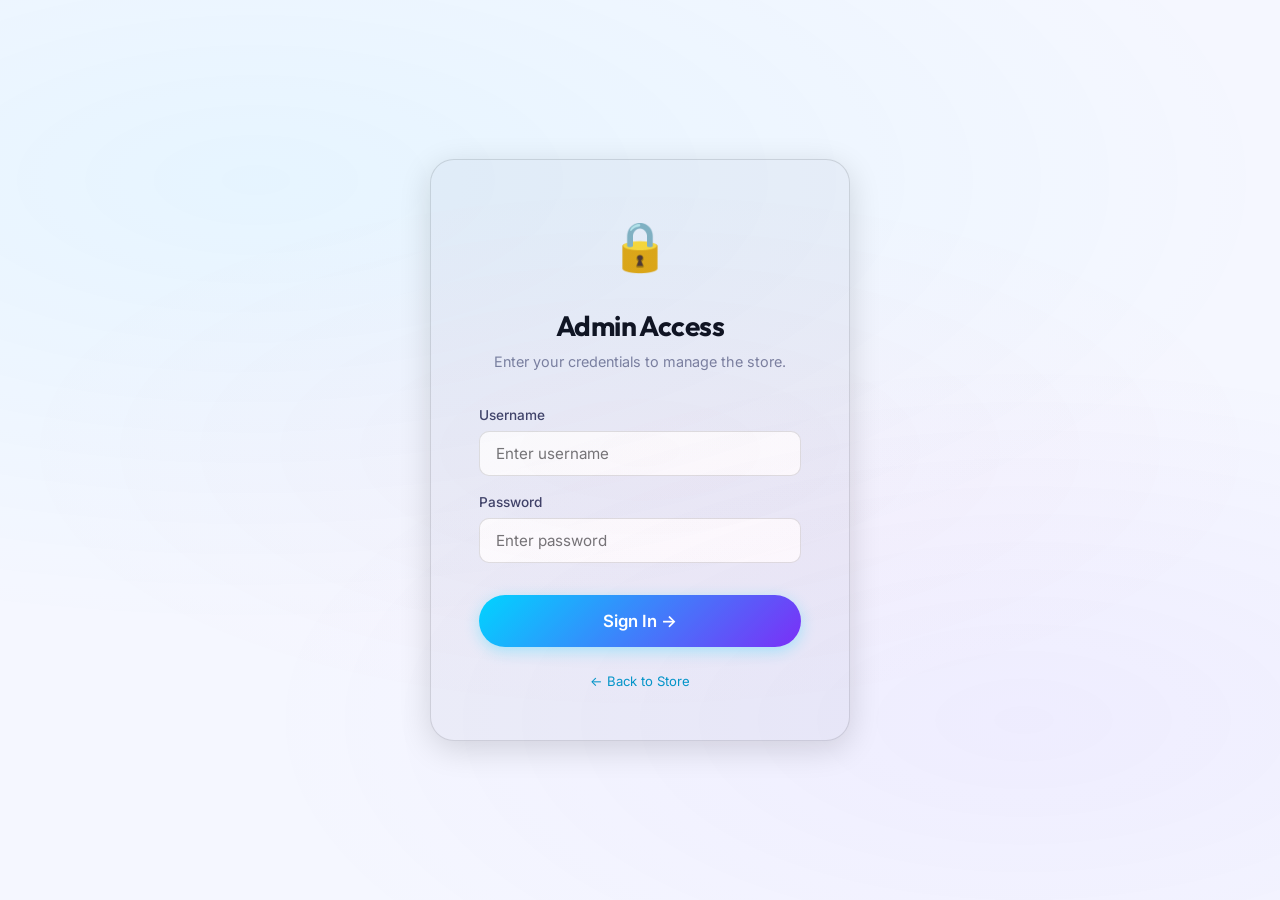
<file: admin.html>
<!DOCTYPE html>
<html lang="en">

<head>
    <meta charset="UTF-8">
    <meta name="viewport" content="width=device-width, initial-scale=1.0">
    <meta name="robots" content="noindex, nofollow">
    <title>Admin Panel — 3D Print Shop</title>
    <link rel="stylesheet" href="css/styles.css">
    <link rel="icon"
        href="data:image/svg+xml,<svg xmlns='http://www.w3.org/2000/svg' viewBox='0 0 100 100'><text y='.9em' font-size='90'>⚙️</text></svg>">
</head>

<body>

    <!-- ============================
       ADMIN LOGIN
       ============================ -->
    <div class="admin-login-container" id="admin-login">
        <div class="admin-login-card">
            <div class="text-center" style="margin-bottom: 24px;">
                <div style="font-size: 3rem; margin-bottom: 8px;">🔒</div>
            </div>
            <h1>Admin Access</h1>
            <p class="login-subtitle">Enter your credentials to manage the store.</p>

            <form id="login-form" autocomplete="off">
                <div class="form-group">
                    <label for="admin-username">Username</label>
                    <input type="text" id="admin-username" placeholder="Enter username" required>
                </div>
                <div class="form-group">
                    <label for="admin-password">Password</label>
                    <input type="password" id="admin-password" placeholder="Enter password" required>
                </div>
                <button type="submit" class="btn btn-primary btn-lg" id="login-btn">
                    Sign In →
                </button>
            </form>

            <div class="login-error" id="login-error">
                Invalid credentials. Please try again.
            </div>

            <p style="text-align:center; margin-top:24px; font-size:0.82rem; color:var(--text-muted);">
                <a href="index.html">← Back to Store</a>
            </p>
        </div>
    </div>

    <!-- ============================
       ADMIN DASHBOARD
       ============================ -->
    <div class="admin-dashboard" id="admin-dashboard">

        <!-- Admin Nav -->
        <div class="admin-nav">
            <div class="admin-nav-brand">
                <a href="index.html" style="color: var(--text-primary); text-decoration: none;">🧊 3D Print Shop</a>
                <span class="admin-badge">Admin</span>
            </div>
            <div style="display:flex; align-items:center; gap:12px;">
                <span style="color:var(--text-muted); font-size:0.85rem;" id="admin-user-label">Logged in as Admin</span>
                <button class="theme-toggle" id="admin-theme-toggle" title="Toggle light/dark mode" aria-label="Toggle theme">🌙</button>
                <button class="btn btn-sm btn-secondary" id="logout-btn">Logout</button>
            </div>
        </div>

        <!-- Stats -->
        <div class="container" style="padding-top: 16px;">
            <div class="admin-stats">
                <div class="stat-card">
                    <div class="stat-value" id="stat-products">18</div>
                    <div class="stat-label">Products</div>
                </div>
                <div class="stat-card">
                    <div class="stat-value" id="stat-categories">6</div>
                    <div class="stat-label">Categories</div>
                </div>
                <div class="stat-card">
                    <div class="stat-value" id="stat-materials">6</div>
                    <div class="stat-label">Materials</div>
                </div>
                <div class="stat-card">
                    <div class="stat-value" id="stat-orders">0</div>
                    <div class="stat-label">Pending Orders</div>
                </div>
            </div>
        </div>

        <!-- Tabs -->
        <div class="admin-tabs" id="admin-tabs">
            <button class="admin-tab active" data-tab="products">📦 Products</button>
            <button class="admin-tab" data-tab="materials">🧪 Materials & Pricing</button>
            <button class="admin-tab" data-tab="catalog">🎨 Colors & Materials</button>
            <button class="admin-tab" data-tab="pricing">🧪 Pricing</button>
            <button class="admin-tab" data-tab="settings">⚙️ Settings</button>
        </div>

        <!-- Content -->
        <div class="admin-content">

            <!-- ===== Products Tab ===== -->
            <div class="admin-section active" id="section-products">
                <div class="admin-card">
                    <div
                        style="display:flex; align-items:center; justify-content:space-between; margin-bottom:16px; flex-wrap:wrap; gap:12px;">
                        <div>
                            <h3 style="margin-bottom:4px;">📦 Product Management</h3>
                            <p style="color:var(--text-muted); font-size:0.9rem;">
                                Edit prices, move products between categories, add new products, or remove existing
                                ones.
                            </p>
                        </div>
                        <button class="btn btn-primary" id="add-product-btn">➕ Add New Product</button>
                    </div>

                    <!-- Add Product Form (hidden by default) -->
                    <div id="add-product-form"
                        style="display:none; background:var(--bg-card); border:1px solid var(--border-light); border-radius:var(--radius-lg); padding:24px; margin-bottom:24px;">
                        <h4 style="margin-bottom:16px; color:var(--accent-primary);">➕ New Product</h4>
                        <div style="display:grid; grid-template-columns:1fr 1fr; gap:12px;">
                            <div class="form-group">
                                <label for="new-product-name">Product Name *</label>
                                <input type="text" id="new-product-name" placeholder="e.g. Dragon Figurine">
                            </div>
                            <div class="form-group">
                                <label for="new-product-category">Category *</label>
                                <select id="new-product-category">
                                    <option value="toys">🎮 Toys & Figures</option>
                                    <option value="tools">🔧 Tools & Accessories</option>
                                    <option value="home">🏠 Home Decor</option>
                                    <option value="gaming">🎲 Gaming</option>
                                    <option value="mechanical">⚙️ Mechanical Parts</option>
                                    <option value="art">🎨 Art & Sculptures</option>
                                </select>
                            </div>
                            <div class="form-group" style="grid-column:1/-1;">
                                <label for="new-product-desc">Description *</label>
                                <textarea id="new-product-desc" placeholder="Short description of the product..."
                                    style="min-height:60px;"></textarea>
                            </div>
                            <div class="form-group">
                                <label for="new-product-price">Base Price ($) *</label>
                                <input type="number" id="new-product-price" placeholder="29.99" min="0.01" step="0.01">
                            </div>
                            <div class="form-group">
                                <label for="new-product-weight">Weight (grams) *</label>
                                <input type="number" id="new-product-weight" placeholder="150" min="1">
                            </div>
                            <div class="form-group">
                                <label for="new-product-model">3D Preview Shape</label>
                                <select id="new-product-model">
                                    <option value="torusKnot">Torus Knot</option>
                                    <option value="robot">Robot</option>
                                    <option value="castle">Castle</option>
                                    <option value="stand">Phone Stand</option>
                                    <option value="organizer">Organizer</option>
                                    <option value="toolHolder">Tool Holder</option>
                                    <option value="vase">Vase</option>
                                    <option value="hexShelf">Hex Shelf</option>
                                    <option value="lampShade">Lamp Shade</option>
                                    <option value="controllerStand">Controller Stand</option>
                                    <option value="diceTower">Dice Tower</option>
                                    <option value="terrain">Terrain</option>
                                    <option value="gear">Gear</option>
                                    <option value="bearing">Bearing</option>
                                    <option value="bracket">Bracket</option>
                                    <option value="wave">Wave</option>
                                    <option value="geodesic">Geodesic</option>
                                    <option value="spiral">Spiral</option>
                                </select>
                            </div>
                            <div class="form-group">
                                <label for="new-product-color">Default Color</label>
                                <input type="color" id="new-product-color" value="#2196F3"
                                    style="height:38px; cursor:pointer;">
                            </div>
                            <div class="form-group">
                                <label for="new-product-w">Width (cm)</label>
                                <input type="number" id="new-product-w" placeholder="10" min="0.1" step="0.1">
                            </div>
                            <div class="form-group">
                                <label for="new-product-h">Height (cm)</label>
                                <input type="number" id="new-product-h" placeholder="10" min="0.1" step="0.1">
                            </div>
                            <div class="form-group">
                                <label for="new-product-d">Depth (cm)</label>
                                <input type="number" id="new-product-d" placeholder="10" min="0.1" step="0.1">
                            </div>
                            <div class="form-group" style="grid-column:1/-1;">
                                <label>Product Images &amp; 3D Files <span style="color:var(--text-muted);font-weight:400;font-size:0.8rem;">(unlimited, drag &amp; drop or click)</span></label>
                                <div id="admin-upload-zone"
                                    style="border:2px dashed var(--border-light); border-radius:var(--radius-md); padding:24px; text-align:center; cursor:pointer; transition:border-color 0.2s;">
                                    <span style="font-size:2rem;">📁</span>
                                    <div style="font-size:0.9rem; font-weight:500; margin-top:6px;">Click or drag files here</div>
                                    <div style="font-size:0.75rem; color:var(--text-muted); margin-top:4px;">Images: .JPG .PNG .WEBP &nbsp;|&nbsp; 3D Files: .STL .OBJ .STEP .3MF — Max 50MB each</div>
                                    <input type="file" id="new-product-file"
                                        accept=".jpg,.jpeg,.png,.webp,.stl,.obj,.step,.stp,.3mf"
                                        multiple style="display:none;">
                                </div>
                                <!-- Image previews grid -->
                                <div id="admin-images-preview" style="display:none; margin-top:10px;">
                                    <div style="font-size:0.78rem; color:var(--text-muted); margin-bottom:6px;">📷 Images</div>
                                    <div id="admin-images-grid" style="display:flex; flex-wrap:wrap; gap:8px;"></div>
                                </div>
                                <!-- 3D file chips -->
                                <div id="admin-3d-preview" style="display:none; margin-top:10px;">
                                    <div style="font-size:0.78rem; color:var(--text-muted); margin-bottom:6px;">🖨️ 3D Files</div>
                                    <div id="admin-3d-chips" style="display:flex; flex-wrap:wrap; gap:6px;"></div>
                                </div>
                            </div>

                        </div>
                        <div style="display:flex; gap:12px; margin-top:16px;">
                            <button class="btn btn-primary" id="add-product-save">✅ Add Product</button>
                            <button class="btn btn-secondary" id="add-product-cancel">Cancel</button>
                        </div>
                    </div>

                    <div style="overflow-x:auto;">
                        <table class="admin-table" id="products-table">
                            <thead>
                                <tr>
                                    <th>Product</th>
                                    <th>Category</th>
                                    <th>Base Price ($)</th>
                                    <th>Weight</th>
                                    <th>Actions</th>
                                </tr>
                            </thead>
                            <tbody id="products-tbody">
                                <!-- Rendered by JS -->
                            </tbody>
                        </table>
                    </div>
                    <div style="margin-top: 20px; display:flex; gap:12px;">
                        <button class="btn btn-primary" id="save-products-btn">💾 Save All Changes</button>
                        <button class="btn btn-secondary" id="reset-products-btn">↩ Reset to Defaults</button>
                    </div>
                </div>
            </div>

            <!-- ===== Colors & Materials Tab ===== -->
            <div class="admin-section" id="section-catalog">

                <!-- Materials card -->
                <div class="admin-card">
                    <div style="display:flex;align-items:center;justify-content:space-between;margin-bottom:16px;flex-wrap:wrap;gap:12px;">
                        <div>
                            <h3 style="margin-bottom:4px;">🧱 Materials</h3>
                            <p style="color:var(--text-muted);font-size:0.9rem;">Enable/disable materials, edit names, descriptions and price multipliers.</p>
                        </div>
                        <button class="btn btn-primary btn-sm" id="save-catalog-btn">💾 Save All</button>
                    </div>
                    <div id="materials-catalog-list"></div>
                </div>

                <!-- Colors card -->
                <div class="admin-card">
                    <div style="display:flex;align-items:center;justify-content:space-between;margin-bottom:16px;flex-wrap:wrap;gap:12px;">
                        <div>
                            <h3 style="margin-bottom:4px;">🎨 Colors</h3>
                            <p style="color:var(--text-muted);font-size:0.9rem;">Enable/disable colors and add new ones to the global palette.</p>
                        </div>
                        <button class="btn btn-primary btn-sm" id="add-color-btn">➕ Add Color</button>
                    </div>

                    <!-- Add color form -->
                    <div id="add-color-form" style="display:none;padding:16px;background:var(--bg-secondary);border-radius:var(--radius-md);margin-bottom:16px;">
                        <div style="display:grid;grid-template-columns:auto 1fr auto;gap:12px;align-items:end;">
                            <div class="form-group" style="margin:0;">
                                <label>Color Picker</label>
                                <input type="color" id="new-color-hex" value="#FF5733" style="height:38px;width:56px;cursor:pointer;">
                            </div>
                            <div class="form-group" style="margin:0;">
                                <label>Color Name</label>
                                <input type="text" id="new-color-name" placeholder="e.g. Coral Red">
                            </div>
                            <div style="display:flex;gap:8px;">
                                <button class="btn btn-primary btn-sm" id="confirm-add-color">Add</button>
                                <button class="btn btn-secondary btn-sm" id="cancel-add-color">Cancel</button>
                            </div>
                        </div>
                    </div>

                    <div id="colors-catalog-list"></div>
                </div>
            </div>

            <!-- ===== Pricing Tab ===== -->
            <div class="admin-section" id="section-pricing">
                <div class="admin-card">
                    <h3>🧪 Material Pricing Multipliers</h3>
                    <p style="color:var(--text-muted); margin-bottom:20px; font-size:0.9rem;">
                        Set the price multiplier per material. Final price = Base Price × Multiplier.
                    </p>
                    <div style="overflow-x:auto;">
                        <table class="admin-table" id="materials-table">
                            <thead>
                                <tr>
                                    <th>Material</th>
                                    <th>Description</th>
                                    <th>Multiplier</th>
                                    <th>Example (on $10 base)</th>
                                </tr>
                            </thead>
                            <tbody id="materials-tbody"><!-- Rendered by JS --></tbody>
                        </table>
                    </div>
                    <div style="margin-top:20px;display:flex;gap:12px;">
                        <button class="btn btn-primary" id="save-materials-btn">💾 Save Changes</button>
                        <button class="btn btn-secondary" id="reset-materials-btn">↩ Reset to Defaults</button>
                    </div>
                </div>

                <div class="admin-card">
                    <h3>💰 Custom Order Base Rate</h3>
                    <p style="color:var(--text-muted); margin-bottom:20px; font-size:0.9rem;">
                        Set the per-cm³ rate and setup fee for custom print orders.
                    </p>
                    <div style="display:grid; grid-template-columns: 1fr 1fr; gap:16px; max-width:400px;">
                        <div class="form-group">
                            <label for="custom-rate">Rate per cm³ ($)</label>
                            <input type="number" id="custom-rate" value="0.12" min="0.01" step="0.01">
                        </div>
                        <div class="form-group">
                            <label for="custom-setup-fee">Setup Fee ($)</label>
                            <input type="number" id="custom-setup-fee" value="5.00" min="0" step="0.50">
                        </div>
                    </div>
                </div>
            </div>


            <!-- ===== Settings Tab ===== -->
            <div class="admin-section" id="section-settings">
                <div class="admin-card">
                    <h3>🔐 Change Password</h3>
                    <p style="color:var(--text-muted); margin-bottom:20px; font-size:0.9rem;">
                        Update the admin password. Use a strong password with at least 8 characters.
                    </p>
                    <div style="max-width:400px;">
                        <div class="form-group" style="margin-bottom:16px;">
                            <label for="current-password">Current Password</label>
                            <input type="password" id="current-password" placeholder="Enter current password">
                        </div>
                        <div class="form-group" style="margin-bottom:16px;">
                            <label for="new-password">New Password</label>
                            <input type="password" id="new-password" placeholder="Enter new password">
                        </div>
                        <div class="form-group" style="margin-bottom:16px;">
                            <label for="confirm-password">Confirm New Password</label>
                            <input type="password" id="confirm-password" placeholder="Re-enter new password">
                        </div>
                        <button class="btn btn-primary" id="change-password-btn">🔒 Update Password</button>
                    </div>
                </div>

                <div class="admin-card">
                    <h3>ℹ️ Security Notes</h3>
                    <div style="color:var(--text-secondary); font-size:0.9rem; line-height:1.8;">
                        <p><strong style="color:var(--color-warning);">⚠️ Development Mode</strong></p>
                        <p>This admin panel uses client-side authentication for development purposes.
                            Before going to production, you need to implement:</p>
                        <ul style="margin:12px 0 12px 20px;">
                            <li>Server-side authentication with bcrypt password hashing</li>
                            <li>JWT tokens with secure HTTP-only cookies</li>
                            <li>HTTPS/SSL certificate</li>
                            <li>CSRF protection</li>
                            <li>Rate limiting on login attempts</li>
                            <li>Database-backed product/pricing storage</li>
                            <li>Stripe payment integration</li>
                        </ul>
                        <p>See the project documentation for the full production deployment guide.</p>
                    </div>
                </div>
            </div>

        </div>
    </div>

    <!-- Toast Container -->
    <div class="toast-container" id="toast-container"></div>

    <!-- Scripts -->
    <script src="js/products.js"></script>
    <script src="js/admin.js"></script>
</body>

</html>
</file>
<file: css/styles.css>
/* ============================================
   3D PRINT SHOP — Premium E-Commerce Styles
   ============================================ */

/* ---------- Google Fonts ---------- */
@import url('https://fonts.googleapis.com/css2?family=Inter:wght@300;400;500;600;700;800;900&family=Outfit:wght@400;500;600;700;800&display=swap');

/* ---------- CSS Custom Properties ---------- */
:root {
    /* Background */
    --bg-primary: #0B0D17;
    --bg-secondary: #111427;
    --bg-card: #161932;
    --bg-card-hover: #1C2040;
    --bg-elevated: #1E2148;
    --bg-glass: rgba(22, 25, 50, 0.7);
    --bg-glass-light: rgba(255, 255, 255, 0.03);

    /* Borders */
    --border-subtle: rgba(255, 255, 255, 0.06);
    --border-light: rgba(255, 255, 255, 0.1);
    --border-accent: rgba(0, 212, 255, 0.3);

    /* Text */
    --text-primary: #FFFFFF;
    --text-secondary: #B0B3C6;
    --text-muted: #6B6F85;
    --text-accent: #00D4FF;

    /* Accent Colors */
    --accent-primary: #00D4FF;
    --accent-secondary: #7B2FF7;
    --accent-warm: #FF6B35;
    --accent-pink: #F72585;
    --gradient-primary: linear-gradient(135deg, #00D4FF, #7B2FF7);
    --gradient-warm: linear-gradient(135deg, #FF6B35, #F72585);
    --gradient-card: linear-gradient(145deg, rgba(22, 25, 50, 0.9), rgba(28, 32, 64, 0.6));

    /* Status */
    --color-success: #00E676;
    --color-warning: #FFD600;
    --color-error: #FF1744;
    --color-price: #00E676;

    /* Spacing */
    --space-xs: 4px;
    --space-sm: 8px;
    --space-md: 16px;
    --space-lg: 24px;
    --space-xl: 32px;
    --space-2xl: 48px;
    --space-3xl: 64px;
    --space-4xl: 96px;

    /* Radius */
    --radius-sm: 6px;
    --radius-md: 10px;
    --radius-lg: 16px;
    --radius-xl: 24px;
    --radius-full: 999px;

    /* Shadows */
    --shadow-sm: 0 2px 8px rgba(0, 0, 0, 0.3);
    --shadow-md: 0 4px 16px rgba(0, 0, 0, 0.4);
    --shadow-lg: 0 8px 32px rgba(0, 0, 0, 0.5);
    --shadow-glow: 0 0 20px rgba(0, 212, 255, 0.15);
    --shadow-glow-strong: 0 0 40px rgba(0, 212, 255, 0.25);

    /* Typography */
    --font-body: 'Inter', -apple-system, BlinkMacSystemFont, sans-serif;
    --font-heading: 'Outfit', 'Inter', sans-serif;

    /* Transitions */
    --transition-fast: 150ms ease;
    --transition-base: 250ms ease;
    --transition-slow: 400ms cubic-bezier(0.4, 0, 0.2, 1);
    --transition-spring: 500ms cubic-bezier(0.34, 1.56, 0.64, 1);

    /* Z-index */
    --z-dropdown: 100;
    --z-modal-backdrop: 500;
    --z-modal: 600;
    --z-cart: 700;
    --z-nav: 800;
    --z-toast: 900;
}

/* ---------- Reset & Base ---------- */
*,
*::before,
*::after {
    margin: 0;
    padding: 0;
    box-sizing: border-box;
}

html {
    scroll-behavior: smooth;
    -webkit-font-smoothing: antialiased;
    -moz-osx-font-smoothing: grayscale;
}

body {
    font-family: var(--font-body);
    background: var(--bg-primary);
    color: var(--text-primary);
    line-height: 1.6;
    overflow-x: hidden;
    min-height: 100vh;
}

/* Animated Background */
body::before {
    content: '';
    position: fixed;
    top: 0;
    left: 0;
    width: 100%;
    height: 100%;
    background:
        radial-gradient(ellipse 80% 50% at 20% 20%, rgba(0, 212, 255, 0.06), transparent),
        radial-gradient(ellipse 60% 40% at 80% 80%, rgba(123, 47, 247, 0.05), transparent),
        radial-gradient(ellipse 50% 30% at 50% 50%, rgba(247, 37, 133, 0.03), transparent);
    pointer-events: none;
    z-index: 0;
}

a {
    color: var(--accent-primary);
    text-decoration: none;
    transition: color var(--transition-fast);
}

a:hover {
    color: var(--text-primary);
}

img {
    max-width: 100%;
    display: block;
}

button {
    font-family: var(--font-body);
    cursor: pointer;
    border: none;
    outline: none;
    background: none;
    color: inherit;
}

input,
textarea,
select {
    font-family: var(--font-body);
    color: var(--text-primary);
    background: var(--bg-card);
    border: 1px solid var(--border-light);
    border-radius: var(--radius-md);
    padding: 12px 16px;
    font-size: 0.95rem;
    transition: border-color var(--transition-fast), box-shadow var(--transition-fast);
    outline: none;
}

input:focus,
textarea:focus,
select:focus {
    border-color: var(--accent-primary);
    box-shadow: 0 0 0 3px rgba(0, 212, 255, 0.15);
}

select {
    appearance: none;
    background-image: url("data:image/svg+xml,%3Csvg width='12' height='8' viewBox='0 0 12 8' fill='none' xmlns='http://www.w3.org/2000/svg'%3E%3Cpath d='M1 1L6 6L11 1' stroke='%238B8FA3' stroke-width='2' stroke-linecap='round'/%3E%3C/svg%3E");
    background-repeat: no-repeat;
    background-position: right 14px center;
    padding-right: 40px;
}

/* Scrollbar */
::-webkit-scrollbar {
    width: 6px;
    height: 6px;
}

::-webkit-scrollbar-track {
    background: var(--bg-primary);
}

::-webkit-scrollbar-thumb {
    background: var(--bg-elevated);
    border-radius: var(--radius-full);
}

::-webkit-scrollbar-thumb:hover {
    background: var(--accent-primary);
}

/* ---------- Typography ---------- */
h1,
h2,
h3,
h4,
h5,
h6 {
    font-family: var(--font-heading);
    font-weight: 700;
    line-height: 1.2;
    letter-spacing: -0.02em;
}

h1 {
    font-size: clamp(2rem, 5vw, 3.5rem);
}

h2 {
    font-size: clamp(1.5rem, 3vw, 2.5rem);
}

h3 {
    font-size: clamp(1.2rem, 2vw, 1.75rem);
}

h4 {
    font-size: 1.25rem;
}

.gradient-text {
    background: var(--gradient-primary);
    -webkit-background-clip: text;
    -webkit-text-fill-color: transparent;
    background-clip: text;
}

/* ---------- Layout ---------- */
.container {
    width: 100%;
    max-width: 1400px;
    margin: 0 auto;
    padding: 0 var(--space-lg);
    position: relative;
    z-index: 1;
}

/* ============================================
   NAVIGATION
   ============================================ */
.navbar {
    position: fixed;
    top: 0;
    left: 0;
    right: 0;
    z-index: var(--z-nav);
    padding: var(--space-md) 0;
    transition: background var(--transition-base), box-shadow var(--transition-base), padding var(--transition-base);
}

.navbar.scrolled {
    background: rgba(11, 13, 23, 0.92);
    backdrop-filter: blur(20px);
    -webkit-backdrop-filter: blur(20px);
    box-shadow: 0 1px 0 var(--border-subtle), var(--shadow-md);
    padding: var(--space-sm) 0;
}

.navbar .container {
    display: flex;
    align-items: center;
    justify-content: space-between;
    gap: var(--space-lg);
}

.nav-brand {
    display: flex;
    align-items: center;
    gap: var(--space-sm);
    font-family: var(--font-heading);
    font-weight: 800;
    font-size: 1.5rem;
    color: var(--text-primary);
    text-decoration: none;
    flex-shrink: 0;
}

.nav-brand .brand-icon {
    width: 40px;
    height: 40px;
    background: var(--gradient-primary);
    border-radius: var(--radius-md);
    display: flex;
    align-items: center;
    justify-content: center;
    font-size: 1.3rem;
}

.nav-search {
    flex: 1;
    max-width: 480px;
    position: relative;
}

.nav-search input {
    width: 100%;
    padding: 10px 16px 10px 44px;
    background: var(--bg-glass);
    border: 1px solid var(--border-subtle);
    border-radius: var(--radius-full);
    font-size: 0.9rem;
    color: var(--text-primary);
}

.nav-search input::placeholder {
    color: var(--text-muted);
}

.nav-search .search-icon {
    position: absolute;
    left: 16px;
    top: 50%;
    transform: translateY(-50%);
    color: var(--text-muted);
    pointer-events: none;
    font-size: 1rem;
}

.nav-actions {
    display: flex;
    align-items: center;
    gap: var(--space-md);
    flex-shrink: 0;
}

.nav-btn {
    position: relative;
    display: flex;
    align-items: center;
    gap: var(--space-sm);
    padding: 10px 16px;
    border-radius: var(--radius-full);
    font-size: 0.9rem;
    font-weight: 500;
    transition: all var(--transition-fast);
    color: var(--text-secondary);
}

.nav-btn:hover {
    background: var(--bg-glass-light);
    color: var(--text-primary);
}

.nav-btn.cart-btn {
    background: var(--bg-glass);
    border: 1px solid var(--border-subtle);
}

.nav-btn.cart-btn:hover {
    border-color: var(--accent-primary);
    box-shadow: var(--shadow-glow);
}

.cart-count {
    position: absolute;
    top: -4px;
    right: -4px;
    background: var(--accent-warm);
    color: white;
    font-size: 0.7rem;
    font-weight: 700;
    padding: 2px 6px;
    border-radius: var(--radius-full);
    min-width: 18px;
    text-align: center;
    line-height: 1.3;
    display: none;
}

.cart-count.visible {
    display: block;
    animation: popIn 0.3s var(--transition-spring);
}

.nav-mobile-toggle {
    display: none;
    font-size: 1.5rem;
    padding: 8px;
    color: var(--text-secondary);
}

/* ============================================
   HERO SECTION
   ============================================ */
.hero {
    padding: calc(80px + var(--space-4xl)) 0 var(--space-3xl);
    text-align: center;
    position: relative;
    overflow: hidden;
}

.hero::before {
    content: '';
    position: absolute;
    top: 50%;
    left: 50%;
    transform: translate(-50%, -50%);
    width: 600px;
    height: 600px;
    background: radial-gradient(circle, rgba(0, 212, 255, 0.08), transparent 70%);
    pointer-events: none;
    animation: heroGlow 8s ease-in-out infinite alternate;
}

.hero h1 {
    margin-bottom: var(--space-md);
    position: relative;
}

.hero .subtitle {
    font-size: clamp(1rem, 2vw, 1.25rem);
    color: var(--text-secondary);
    max-width: 600px;
    margin: 0 auto var(--space-xl);
    line-height: 1.7;
}

.hero-cta {
    display: flex;
    align-items: center;
    justify-content: center;
    gap: var(--space-md);
    flex-wrap: wrap;
}

/* Buttons */
.btn {
    display: inline-flex;
    align-items: center;
    gap: var(--space-sm);
    padding: 12px 28px;
    border-radius: var(--radius-full);
    font-weight: 600;
    font-size: 0.95rem;
    transition: all var(--transition-base);
    position: relative;
    overflow: hidden;
}

.btn-primary {
    background: var(--gradient-primary);
    color: white;
    box-shadow: 0 4px 15px rgba(0, 212, 255, 0.3);
}

.btn-primary:hover {
    transform: translateY(-2px);
    box-shadow: 0 6px 25px rgba(0, 212, 255, 0.4);
}

.btn-primary:active {
    transform: translateY(0);
}

.btn-secondary {
    background: var(--bg-glass);
    border: 1px solid var(--border-light);
    color: var(--text-primary);
    backdrop-filter: blur(10px);
}

.btn-secondary:hover {
    border-color: var(--accent-primary);
    box-shadow: var(--shadow-glow);
    transform: translateY(-2px);
}

.btn-sm {
    padding: 8px 18px;
    font-size: 0.85rem;
}

.btn-lg {
    padding: 16px 36px;
    font-size: 1.05rem;
}

.btn-icon {
    padding: 10px;
    border-radius: var(--radius-md);
}

.btn-danger {
    background: rgba(255, 23, 68, 0.15);
    border: 1px solid rgba(255, 23, 68, 0.3);
    color: var(--color-error);
}

.btn-danger:hover {
    background: rgba(255, 23, 68, 0.25);
}

/* ============================================
   CATEGORY FILTER
   ============================================ */
.filter-section {
    padding: var(--space-lg) 0;
    position: sticky;
    top: 65px;
    z-index: var(--z-dropdown);
    background: rgba(11, 13, 23, 0.85);
    backdrop-filter: blur(15px);
    -webkit-backdrop-filter: blur(15px);
    border-bottom: 1px solid var(--border-subtle);
}

.filter-bar {
    display: flex;
    align-items: center;
    gap: var(--space-sm);
    overflow-x: auto;
    padding-bottom: var(--space-xs);
    scrollbar-width: none;
    -ms-overflow-style: none;
}

.filter-bar::-webkit-scrollbar {
    display: none;
}

.filter-chip {
    display: flex;
    align-items: center;
    gap: 6px;
    padding: 8px 20px;
    border-radius: var(--radius-full);
    font-size: 0.88rem;
    font-weight: 500;
    white-space: nowrap;
    border: 1px solid var(--border-subtle);
    background: var(--bg-glass);
    color: var(--text-secondary);
    transition: all var(--transition-fast);
    cursor: pointer;
}

.filter-chip:hover {
    border-color: var(--border-light);
    color: var(--text-primary);
    background: var(--bg-card);
}

.filter-chip.active {
    background: var(--gradient-primary);
    border-color: transparent;
    color: white;
    box-shadow: 0 2px 12px rgba(0, 212, 255, 0.3);
}

.filter-chip .chip-icon {
    font-size: 1.1rem;
}

.filter-chip .chip-count {
    font-size: 0.75rem;
    background: rgba(255, 255, 255, 0.15);
    padding: 1px 7px;
    border-radius: var(--radius-full);
    margin-left: 2px;
}

.filter-chip.active .chip-count {
    background: rgba(255, 255, 255, 0.25);
}

/* ============================================
   PRODUCT GRID
   ============================================ */
.products-section {
    padding: var(--space-2xl) 0 var(--space-4xl);
}

.section-header {
    display: flex;
    align-items: center;
    justify-content: space-between;
    margin-bottom: var(--space-xl);
}

.section-header h2 {
    display: flex;
    align-items: center;
    gap: var(--space-sm);
}

.product-count {
    font-size: 0.9rem;
    color: var(--text-muted);
    font-weight: 400;
}

.sort-select {
    padding: 8px 36px 8px 14px;
    font-size: 0.85rem;
    border-radius: var(--radius-full);
    background-color: var(--bg-glass);
    border: 1px solid var(--border-subtle);
}

.products-grid {
    display: grid;
    grid-template-columns: repeat(auto-fill, minmax(300px, 1fr));
    gap: var(--space-lg);
}

/* ---------- Product Card ---------- */
.product-card {
    position: relative;
    background: var(--gradient-card);
    border: 1px solid var(--border-subtle);
    border-radius: var(--radius-lg);
    overflow: hidden;
    cursor: pointer;
    transition: all var(--transition-slow);
}

.product-card:hover {
    transform: translateY(-6px);
    border-color: var(--border-accent);
    box-shadow: var(--shadow-lg), var(--shadow-glow);
}

.product-card-preview {
    position: relative;
    height: 240px;
    background: var(--bg-secondary);
    overflow: hidden;
    display: flex;
    align-items: center;
    justify-content: center;
}

.product-card-preview canvas {
    width: 100% !important;
    height: 100% !important;
}

.product-card-preview .preview-overlay {
    position: absolute;
    inset: 0;
    background: linear-gradient(to top, var(--bg-card) 0%, transparent 40%);
    pointer-events: none;
}

.product-card-badge {
    position: absolute;
    top: var(--space-md);
    left: var(--space-md);
    padding: 4px 12px;
    border-radius: var(--radius-full);
    font-size: 0.75rem;
    font-weight: 600;
    text-transform: uppercase;
    letter-spacing: 0.05em;
    z-index: 2;
}

.badge-new {
    background: var(--gradient-primary);
    color: white;
}

.badge-popular {
    background: var(--gradient-warm);
    color: white;
}

.badge-custom {
    background: linear-gradient(135deg, #FFD600, #FF6B35);
    color: #1a1a24;
}

.product-card-info {
    padding: var(--space-lg);
}

.product-card-category {
    font-size: 0.78rem;
    text-transform: uppercase;
    letter-spacing: 0.08em;
    color: var(--accent-primary);
    font-weight: 600;
    margin-bottom: var(--space-xs);
}

.product-card-name {
    font-family: var(--font-heading);
    font-size: 1.15rem;
    font-weight: 600;
    margin-bottom: var(--space-sm);
    color: var(--text-primary);
    transition: color var(--transition-fast);
}

.product-card:hover .product-card-name {
    color: var(--accent-primary);
}

.product-card-desc {
    font-size: 0.85rem;
    color: var(--text-secondary);
    line-height: 1.5;
    margin-bottom: var(--space-md);
    display: -webkit-box;
    -webkit-line-clamp: 2;
    line-clamp: 2;
    -webkit-box-orient: vertical;
    overflow: hidden;
}

.product-card-footer {
    display: flex;
    align-items: center;
    justify-content: space-between;
}

.product-card-price {
    font-family: var(--font-heading);
    font-size: 1.35rem;
    font-weight: 700;
    color: var(--color-price);
}

.product-card-price .price-label {
    font-size: 0.75rem;
    color: var(--text-muted);
    font-weight: 400;
    display: block;
    font-family: var(--font-body);
}

.product-card-action {
    padding: 10px 18px;
    border-radius: var(--radius-full);
    background: var(--bg-elevated);
    border: 1px solid var(--border-light);
    font-size: 0.85rem;
    font-weight: 500;
    color: var(--text-primary);
    transition: all var(--transition-fast);
}

.product-card:hover .product-card-action {
    background: var(--gradient-primary);
    border-color: transparent;
    box-shadow: 0 2px 12px rgba(0, 212, 255, 0.3);
}

/* ============================================
   CUSTOM ORDER CARD
   ============================================ */
.custom-order-card {
    background: linear-gradient(145deg, rgba(255, 107, 53, 0.08), rgba(247, 37, 133, 0.05));
    border: 1px solid rgba(255, 107, 53, 0.2);
    border-radius: var(--radius-lg);
    padding: var(--space-2xl);
    text-align: center;
    cursor: pointer;
    transition: all var(--transition-slow);
    grid-column: 1 / -1;
}

.custom-order-card:hover {
    border-color: rgba(255, 107, 53, 0.4);
    box-shadow: 0 8px 32px rgba(255, 107, 53, 0.15);
    transform: translateY(-4px);
}

.custom-order-card .custom-icon {
    font-size: 3rem;
    margin-bottom: var(--space-md);
    display: block;
}

.custom-order-card h3 {
    margin-bottom: var(--space-sm);
    font-size: 1.5rem;
}

.custom-order-card p {
    color: var(--text-secondary);
    max-width: 500px;
    margin: 0 auto var(--space-lg);
}

/* ============================================
   PRODUCT MODAL
   ============================================ */
.modal-backdrop {
    position: fixed;
    inset: 0;
    background: rgba(0, 0, 0, 0.7);
    backdrop-filter: blur(8px);
    -webkit-backdrop-filter: blur(8px);
    z-index: var(--z-modal-backdrop);
    opacity: 0;
    pointer-events: none;
    transition: opacity var(--transition-base);
}

.modal-backdrop.active {
    opacity: 1;
    pointer-events: all;
}

.product-modal {
    position: fixed;
    top: 50%;
    left: 50%;
    transform: translate(-50%, -50%) scale(0.95);
    width: 95vw;
    max-width: 1100px;
    max-height: 90vh;
    background: var(--bg-secondary);
    border: 1px solid var(--border-light);
    border-radius: var(--radius-xl);
    z-index: var(--z-modal);
    opacity: 0;
    pointer-events: none;
    transition: all var(--transition-slow);
    overflow: hidden;
    display: flex;
    flex-direction: row;
}

.product-modal.active {
    opacity: 1;
    pointer-events: all;
    transform: translate(-50%, -50%) scale(1);
}

.modal-close {
    position: absolute;
    top: var(--space-md);
    right: var(--space-md);
    width: 40px;
    height: 40px;
    border-radius: var(--radius-full);
    background: var(--bg-glass);
    border: 1px solid var(--border-subtle);
    color: var(--text-secondary);
    font-size: 1.2rem;
    display: flex;
    align-items: center;
    justify-content: center;
    z-index: 10;
    transition: all var(--transition-fast);
    backdrop-filter: blur(10px);
}

.modal-close:hover {
    background: var(--color-error);
    border-color: var(--color-error);
    color: white;
}

/* Viewer Side */
.modal-viewer {
    flex: 1;
    min-height: 400px;
    background: var(--bg-primary);
    position: relative;
    display: flex;
    align-items: center;
    justify-content: center;
}

.modal-viewer canvas {
    width: 100% !important;
    height: 100% !important;
}

.viewer-hint {
    position: absolute;
    bottom: var(--space-md);
    left: 50%;
    transform: translateX(-50%);
    font-size: 0.8rem;
    color: var(--text-muted);
    background: var(--bg-glass);
    padding: 6px 16px;
    border-radius: var(--radius-full);
    backdrop-filter: blur(10px);
    pointer-events: none;
    display: flex;
    align-items: center;
    gap: 6px;
}

/* Details Side */
.modal-details {
    width: 420px;
    padding: var(--space-xl);
    overflow-y: auto;
    display: flex;
    flex-direction: column;
    gap: var(--space-lg);
}

.modal-category {
    font-size: 0.8rem;
    text-transform: uppercase;
    letter-spacing: 0.1em;
    color: var(--accent-primary);
    font-weight: 600;
}

.modal-title {
    font-size: 1.75rem;
    font-weight: 700;
    line-height: 1.2;
}

.modal-description {
    color: var(--text-secondary);
    font-size: 0.95rem;
    line-height: 1.6;
}

.modal-dimensions {
    display: flex;
    gap: var(--space-md);
}

.dimension-item {
    flex: 1;
    text-align: center;
    padding: var(--space-sm) var(--space-md);
    background: var(--bg-card);
    border-radius: var(--radius-md);
    border: 1px solid var(--border-subtle);
}

.dimension-item .dim-label {
    font-size: 0.7rem;
    text-transform: uppercase;
    letter-spacing: 0.05em;
    color: var(--text-muted);
    margin-bottom: 2px;
}

.dimension-item .dim-value {
    font-weight: 600;
    font-size: 0.95rem;
}

/* Color Picker */
.option-group {
    display: flex;
    flex-direction: column;
    gap: var(--space-sm);
}

.option-label {
    font-size: 0.85rem;
    font-weight: 600;
    color: var(--text-secondary);
    display: flex;
    align-items: center;
    gap: var(--space-sm);
}

.option-label .selected-value {
    color: var(--accent-primary);
    font-weight: 400;
}

.color-options {
    display: flex;
    gap: var(--space-sm);
    flex-wrap: wrap;
}

.color-swatch {
    width: 36px;
    height: 36px;
    border-radius: var(--radius-full);
    border: 2px solid transparent;
    cursor: pointer;
    transition: all var(--transition-fast);
    position: relative;
}

.color-swatch:hover {
    transform: scale(1.15);
}

.color-swatch.active {
    border-color: var(--text-primary);
    box-shadow: 0 0 0 3px var(--bg-secondary), 0 0 0 5px var(--accent-primary);
}

/* Material Selector */
.material-options {
    display: flex;
    flex-direction: column;
    gap: var(--space-sm);
}

.material-option {
    display: flex;
    align-items: center;
    gap: var(--space-md);
    padding: 12px 16px;
    background: var(--bg-card);
    border: 1px solid var(--border-subtle);
    border-radius: var(--radius-md);
    cursor: pointer;
    transition: all var(--transition-fast);
}

.material-option:hover {
    border-color: var(--border-light);
    background: var(--bg-card-hover);
}

.material-option.active {
    border-color: var(--accent-primary);
    background: rgba(0, 212, 255, 0.06);
    box-shadow: inset 0 0 0 1px rgba(0, 212, 255, 0.15);
}

.material-radio {
    width: 18px;
    height: 18px;
    border-radius: var(--radius-full);
    border: 2px solid var(--border-light);
    flex-shrink: 0;
    position: relative;
    transition: border-color var(--transition-fast);
}

.material-option.active .material-radio {
    border-color: var(--accent-primary);
}

.material-option.active .material-radio::after {
    content: '';
    position: absolute;
    top: 3px;
    left: 3px;
    right: 3px;
    bottom: 3px;
    background: var(--accent-primary);
    border-radius: var(--radius-full);
}

.material-info {
    flex: 1;
}

.material-name {
    font-weight: 600;
    font-size: 0.9rem;
}

.material-desc {
    font-size: 0.78rem;
    color: var(--text-muted);
}

.material-price {
    font-weight: 600;
    font-size: 0.95rem;
    color: var(--color-price);
    white-space: nowrap;
}

/* Quantity */
.quantity-selector {
    display: flex;
    align-items: center;
    gap: var(--space-md);
}

.qty-controls {
    display: flex;
    align-items: center;
    background: var(--bg-card);
    border: 1px solid var(--border-subtle);
    border-radius: var(--radius-md);
    overflow: hidden;
}

.qty-btn {
    width: 40px;
    height: 40px;
    display: flex;
    align-items: center;
    justify-content: center;
    font-size: 1.2rem;
    color: var(--text-secondary);
    transition: all var(--transition-fast);
}

.qty-btn:hover {
    background: var(--bg-elevated);
    color: var(--text-primary);
}

.qty-value {
    width: 50px;
    text-align: center;
    font-weight: 600;
    font-size: 1rem;
    border: none;
    background: none;
    color: var(--text-primary);
}

/* Price Display */
.modal-price-section {
    display: flex;
    align-items: center;
    justify-content: space-between;
    padding: var(--space-lg);
    background: var(--bg-card);
    border-radius: var(--radius-lg);
    border: 1px solid var(--border-subtle);
}

.modal-total-label {
    font-size: 0.85rem;
    color: var(--text-muted);
}

.modal-total-price {
    font-family: var(--font-heading);
    font-size: 2rem;
    font-weight: 800;
    color: var(--color-price);
}

.modal-add-cart {
    width: 100%;
    padding: 16px;
    border-radius: var(--radius-lg);
    background: var(--gradient-primary);
    color: white;
    font-weight: 700;
    font-size: 1.05rem;
    box-shadow: 0 4px 20px rgba(0, 212, 255, 0.3);
    transition: all var(--transition-base);
    display: flex;
    align-items: center;
    justify-content: center;
    gap: var(--space-sm);
}

.modal-add-cart:hover {
    transform: translateY(-2px);
    box-shadow: 0 6px 30px rgba(0, 212, 255, 0.4);
}

.modal-add-cart:active {
    transform: translateY(0);
}

/* ============================================
   CUSTOM ORDER MODAL
   ============================================ */
.custom-modal {
    position: fixed;
    top: 50%;
    left: 50%;
    transform: translate(-50%, -50%) scale(0.95);
    width: 95vw;
    max-width: 650px;
    max-height: 90vh;
    background: var(--bg-secondary);
    border: 1px solid var(--border-light);
    border-radius: var(--radius-xl);
    z-index: var(--z-modal);
    opacity: 0;
    pointer-events: none;
    transition: all var(--transition-slow);
    overflow-y: auto;
    padding: var(--space-xl);
}

.custom-modal.active {
    opacity: 1;
    pointer-events: all;
    transform: translate(-50%, -50%) scale(1);
}

.custom-modal h2 {
    margin-bottom: var(--space-sm);
}

.custom-modal .modal-subtitle {
    color: var(--text-secondary);
    margin-bottom: var(--space-xl);
    font-size: 0.95rem;
}

.upload-zone {
    border: 2px dashed var(--border-light);
    border-radius: var(--radius-lg);
    padding: var(--space-2xl);
    text-align: center;
    transition: all var(--transition-base);
    cursor: pointer;
    margin-bottom: var(--space-lg);
}

.upload-zone:hover,
.upload-zone.drag-over {
    border-color: var(--accent-primary);
    background: rgba(0, 212, 255, 0.04);
}

.upload-zone .upload-icon {
    font-size: 3rem;
    margin-bottom: var(--space-md);
    display: block;
}

.upload-zone .upload-text {
    font-weight: 600;
    margin-bottom: var(--space-xs);
}

.upload-zone .upload-hint {
    font-size: 0.85rem;
    color: var(--text-muted);
}

.upload-zone input[type="file"] {
    display: none;
}

.upload-file-info {
    display: none;
    align-items: center;
    gap: var(--space-md);
    padding: var(--space-md);
    background: var(--bg-card);
    border-radius: var(--radius-md);
    border: 1px solid var(--border-subtle);
    margin-bottom: var(--space-lg);
}

.upload-file-info.visible {
    display: flex;
}

.upload-file-info .file-icon {
    font-size: 1.5rem;
}

.upload-file-info .file-name {
    flex: 1;
    font-weight: 500;
    font-size: 0.9rem;
}

.upload-file-info .file-size {
    color: var(--text-muted);
    font-size: 0.8rem;
}

.upload-file-info .file-remove {
    color: var(--text-muted);
    cursor: pointer;
    font-size: 1.2rem;
    padding: 4px;
}

.upload-file-info .file-remove:hover {
    color: var(--color-error);
}

.custom-form-grid {
    display: grid;
    grid-template-columns: 1fr 1fr;
    gap: var(--space-md);
    margin-bottom: var(--space-lg);
}

.form-group {
    display: flex;
    flex-direction: column;
    gap: var(--space-xs);
}

.form-group.full-width {
    grid-column: 1 / -1;
}

.form-group label {
    font-size: 0.85rem;
    font-weight: 500;
    color: var(--text-secondary);
}

.form-group textarea {
    min-height: 80px;
    resize: vertical;
}

.estimate-result {
    display: none;
    padding: var(--space-lg);
    background: rgba(0, 230, 118, 0.06);
    border: 1px solid rgba(0, 230, 118, 0.2);
    border-radius: var(--radius-lg);
    margin-top: var(--space-lg);
    text-align: center;
}

.estimate-result.visible {
    display: block;
    animation: slideUp 0.4s ease;
}

.estimate-result .estimate-label {
    font-size: 0.85rem;
    color: var(--text-secondary);
    margin-bottom: var(--space-sm);
}

.estimate-result .estimate-price {
    font-family: var(--font-heading);
    font-size: 2.5rem;
    font-weight: 800;
    color: var(--color-price);
}

.estimate-result .estimate-note {
    font-size: 0.8rem;
    color: var(--text-muted);
    margin-top: var(--space-sm);
}

/* ============================================
   CART DRAWER
   ============================================ */
.cart-drawer {
    position: fixed;
    top: 0;
    right: -480px;
    width: 460px;
    max-width: 100vw;
    height: 100vh;
    background: var(--bg-secondary);
    border-left: 1px solid var(--border-subtle);
    z-index: var(--z-cart);
    transition: right var(--transition-slow);
    display: flex;
    flex-direction: column;
    box-shadow: -10px 0 40px rgba(0, 0, 0, 0.5);
}

.cart-drawer.open {
    right: 0;
}

.cart-drawer-header {
    display: flex;
    align-items: center;
    justify-content: space-between;
    padding: var(--space-lg) var(--space-xl);
    border-bottom: 1px solid var(--border-subtle);
}

.cart-drawer-header h3 {
    display: flex;
    align-items: center;
    gap: var(--space-sm);
}

.cart-drawer-close {
    width: 36px;
    height: 36px;
    border-radius: var(--radius-full);
    display: flex;
    align-items: center;
    justify-content: center;
    color: var(--text-muted);
    transition: all var(--transition-fast);
}

.cart-drawer-close:hover {
    background: var(--bg-card);
    color: var(--text-primary);
}

.cart-items {
    flex: 1;
    overflow-y: auto;
    padding: var(--space-md) var(--space-xl);
}

.cart-empty {
    text-align: center;
    padding: var(--space-3xl) var(--space-lg);
    color: var(--text-muted);
}

.cart-empty .empty-icon {
    font-size: 3rem;
    margin-bottom: var(--space-md);
    display: block;
}

.cart-item {
    display: flex;
    gap: var(--space-md);
    padding: var(--space-md) 0;
    border-bottom: 1px solid var(--border-subtle);
    animation: slideUp 0.3s ease;
}

.cart-item-color {
    width: 60px;
    height: 60px;
    border-radius: var(--radius-md);
    flex-shrink: 0;
}

.cart-item-details {
    flex: 1;
    min-width: 0;
}

.cart-item-name {
    font-weight: 600;
    font-size: 0.95rem;
    margin-bottom: 2px;
    white-space: nowrap;
    overflow: hidden;
    text-overflow: ellipsis;
}

.cart-item-meta {
    font-size: 0.8rem;
    color: var(--text-muted);
}

.cart-item-bottom {
    display: flex;
    align-items: center;
    justify-content: space-between;
    margin-top: var(--space-sm);
}

.cart-item-price {
    font-weight: 700;
    color: var(--color-price);
}

.cart-item-remove {
    font-size: 0.8rem;
    color: var(--text-muted);
    cursor: pointer;
    padding: 4px 8px;
    border-radius: var(--radius-sm);
    transition: all var(--transition-fast);
}

.cart-item-remove:hover {
    color: var(--color-error);
    background: rgba(255, 23, 68, 0.1);
}

.cart-drawer-footer {
    padding: var(--space-lg) var(--space-xl);
    border-top: 1px solid var(--border-subtle);
    background: var(--bg-card);
}

.cart-subtotal {
    display: flex;
    justify-content: space-between;
    margin-bottom: var(--space-md);
    font-size: 1.1rem;
}

.cart-subtotal .subtotal-value {
    font-weight: 700;
    font-size: 1.25rem;
    color: var(--color-price);
}

.cart-checkout-btn {
    width: 100%;
    padding: 16px;
    border-radius: var(--radius-lg);
    background: var(--gradient-primary);
    color: white;
    font-weight: 700;
    font-size: 1rem;
    transition: all var(--transition-base);
    display: flex;
    align-items: center;
    justify-content: center;
    gap: var(--space-sm);
}

.cart-checkout-btn:hover {
    box-shadow: 0 4px 20px rgba(0, 212, 255, 0.35);
    transform: translateY(-1px);
}

/* ============================================
   TOAST NOTIFICATION
   ============================================ */
.toast-container {
    position: fixed;
    bottom: var(--space-xl);
    right: var(--space-xl);
    z-index: var(--z-toast);
    display: flex;
    flex-direction: column;
    gap: var(--space-sm);
}

.toast {
    display: flex;
    align-items: center;
    gap: var(--space-md);
    padding: var(--space-md) var(--space-lg);
    background: var(--bg-elevated);
    border: 1px solid var(--border-light);
    border-radius: var(--radius-lg);
    box-shadow: var(--shadow-lg);
    font-size: 0.9rem;
    animation: toastIn 0.4s ease;
    min-width: 280px;
    backdrop-filter: blur(20px);
}

.toast.toast-exit {
    animation: toastOut 0.3s ease forwards;
}

.toast-icon {
    font-size: 1.3rem;
}

.toast-message {
    flex: 1;
}

/* ============================================
   FOOTER
   ============================================ */
.site-footer {
    border-top: 1px solid var(--border-subtle);
    padding: var(--space-2xl) 0;
    color: var(--text-muted);
    font-size: 0.85rem;
    text-align: center;
    position: relative;
    z-index: 1;
}

.footer-content {
    display: flex;
    align-items: center;
    justify-content: space-between;
    flex-wrap: wrap;
    gap: var(--space-md);
}

.footer-links {
    display: flex;
    gap: var(--space-lg);
}

.footer-links a {
    color: var(--text-muted);
    transition: color var(--transition-fast);
}

.footer-links a:hover {
    color: var(--accent-primary);
}

/* ============================================
   ADMIN STYLES
   ============================================ */
.admin-login-container {
    min-height: 100vh;
    display: flex;
    align-items: center;
    justify-content: center;
    padding: var(--space-xl);
}

.admin-login-card {
    width: 100%;
    max-width: 420px;
    background: var(--bg-secondary);
    border: 1px solid var(--border-light);
    border-radius: var(--radius-xl);
    padding: var(--space-2xl);
    box-shadow: var(--shadow-lg);
}

.admin-login-card h1 {
    text-align: center;
    font-size: 1.75rem;
    margin-bottom: var(--space-sm);
}

.admin-login-card .login-subtitle {
    text-align: center;
    color: var(--text-muted);
    margin-bottom: var(--space-xl);
    font-size: 0.9rem;
}

.admin-login-card .form-group {
    margin-bottom: var(--space-md);
}

.admin-login-card input {
    width: 100%;
}

.admin-login-card .btn {
    width: 100%;
    justify-content: center;
    margin-top: var(--space-md);
}

.login-error {
    display: none;
    color: var(--color-error);
    font-size: 0.85rem;
    text-align: center;
    margin-top: var(--space-md);
    padding: var(--space-sm) var(--space-md);
    background: rgba(255, 23, 68, 0.1);
    border-radius: var(--radius-md);
}

.login-error.visible {
    display: block;
}

/* Admin Dashboard */
.admin-dashboard {
    display: none;
    padding-top: 80px;
}

.admin-dashboard.active {
    display: block;
}

.admin-nav {
    position: fixed;
    top: 0;
    left: 0;
    right: 0;
    background: var(--bg-secondary);
    border-bottom: 1px solid var(--border-subtle);
    z-index: var(--z-nav);
    padding: var(--space-md) var(--space-xl);
    display: flex;
    align-items: center;
    justify-content: space-between;
}

.admin-nav-brand {
    font-family: var(--font-heading);
    font-weight: 700;
    font-size: 1.2rem;
    display: flex;
    align-items: center;
    gap: var(--space-sm);
}

.admin-nav-brand .admin-badge {
    font-size: 0.7rem;
    padding: 2px 8px;
    background: var(--gradient-warm);
    border-radius: var(--radius-full);
    font-weight: 600;
    text-transform: uppercase;
    letter-spacing: 0.05em;
}

.admin-tabs {
    display: flex;
    gap: var(--space-sm);
    padding: 0 var(--space-xl);
    margin-bottom: var(--space-xl);
}

.admin-tab {
    padding: 10px 24px;
    border-radius: var(--radius-full);
    font-size: 0.9rem;
    font-weight: 500;
    color: var(--text-secondary);
    border: 1px solid transparent;
    transition: all var(--transition-fast);
}

.admin-tab:hover {
    color: var(--text-primary);
    background: var(--bg-card);
}

.admin-tab.active {
    background: var(--gradient-primary);
    color: white;
}

.admin-content {
    padding: 0 var(--space-xl) var(--space-2xl);
}

.admin-section {
    display: none;
}

.admin-section.active {
    display: block;
}

.admin-card {
    background: var(--bg-card);
    border: 1px solid var(--border-subtle);
    border-radius: var(--radius-lg);
    padding: var(--space-xl);
    margin-bottom: var(--space-lg);
}

.admin-card h3 {
    margin-bottom: var(--space-lg);
    display: flex;
    align-items: center;
    gap: var(--space-sm);
}

.admin-table {
    width: 100%;
    border-collapse: collapse;
}

.admin-table th,
.admin-table td {
    padding: 12px 16px;
    text-align: left;
    border-bottom: 1px solid var(--border-subtle);
}

.admin-table th {
    font-size: 0.8rem;
    text-transform: uppercase;
    letter-spacing: 0.05em;
    color: var(--text-muted);
    font-weight: 600;
}

.admin-table td {
    font-size: 0.9rem;
}

.admin-table tr:hover {
    background: var(--bg-card-hover);
}

.admin-table input {
    width: 100px;
    padding: 6px 10px;
    font-size: 0.9rem;
    text-align: right;
}

.admin-table .material-tag {
    display: inline-flex;
    align-items: center;
    padding: 4px 10px;
    background: var(--bg-elevated);
    border-radius: var(--radius-full);
    font-size: 0.8rem;
    font-weight: 500;
}

/* Admin Stats */
.admin-stats {
    display: grid;
    grid-template-columns: repeat(auto-fit, minmax(200px, 1fr));
    gap: var(--space-md);
    margin-bottom: var(--space-xl);
}

.stat-card {
    background: var(--bg-card);
    border: 1px solid var(--border-subtle);
    border-radius: var(--radius-lg);
    padding: var(--space-lg);
    text-align: center;
}

.stat-card .stat-value {
    font-family: var(--font-heading);
    font-size: 2rem;
    font-weight: 700;
    color: var(--accent-primary);
}

.stat-card .stat-label {
    font-size: 0.8rem;
    color: var(--text-muted);
    text-transform: uppercase;
    letter-spacing: 0.05em;
    margin-top: var(--space-xs);
}

/* ============================================
   ANIMATIONS
   ============================================ */
@keyframes heroGlow {
    0% {
        transform: translate(-50%, -50%) scale(1);
        opacity: 0.5;
    }

    100% {
        transform: translate(-50%, -50%) scale(1.3);
        opacity: 1;
    }
}

@keyframes popIn {
    0% {
        transform: scale(0);
    }

    100% {
        transform: scale(1);
    }
}

@keyframes slideUp {
    from {
        opacity: 0;
        transform: translateY(16px);
    }

    to {
        opacity: 1;
        transform: translateY(0);
    }
}

@keyframes toastIn {
    from {
        opacity: 0;
        transform: translateX(100px);
    }

    to {
        opacity: 1;
        transform: translateX(0);
    }
}

@keyframes toastOut {
    from {
        opacity: 1;
        transform: translateX(0);
    }

    to {
        opacity: 0;
        transform: translateX(100px);
    }
}

@keyframes fadeInUp {
    from {
        opacity: 0;
        transform: translateY(30px);
    }

    to {
        opacity: 1;
        transform: translateY(0);
    }
}

@keyframes spin {
    to {
        transform: rotate(360deg);
    }
}

.animate-in {
    animation: fadeInUp 0.5s ease both;
}

/* Staggered animations for grid items */
.product-card:nth-child(1) {
    animation-delay: 0.05s;
}

.product-card:nth-child(2) {
    animation-delay: 0.1s;
}

.product-card:nth-child(3) {
    animation-delay: 0.15s;
}

.product-card:nth-child(4) {
    animation-delay: 0.2s;
}

.product-card:nth-child(5) {
    animation-delay: 0.25s;
}

.product-card:nth-child(6) {
    animation-delay: 0.3s;
}

.product-card:nth-child(7) {
    animation-delay: 0.35s;
}

.product-card:nth-child(8) {
    animation-delay: 0.4s;
}

.product-card:nth-child(9) {
    animation-delay: 0.45s;
}

.product-card:nth-child(10) {
    animation-delay: 0.5s;
}

/* Loader */
.loader {
    width: 40px;
    height: 40px;
    border: 3px solid var(--border-subtle);
    border-top-color: var(--accent-primary);
    border-radius: 50%;
    animation: spin 0.8s linear infinite;
}

/* ============================================
   RESPONSIVE
   ============================================ */
@media (max-width: 1024px) {
    .product-modal {
        flex-direction: column;
        max-height: 95vh;
        overflow-y: auto;
    }

    .modal-viewer {
        min-height: 300px;
        max-height: 350px;
    }

    .modal-details {
        width: 100%;
    }
}

@media (max-width: 768px) {
    :root {
        --space-lg: 16px;
        --space-xl: 24px;
        --space-2xl: 32px;
        --space-3xl: 48px;
        --space-4xl: 64px;
    }

    .nav-search {
        display: none;
    }

    .nav-mobile-toggle {
        display: flex;
    }

    .nav-btn span:not(.cart-count) {
        display: none;
    }

    .products-grid {
        grid-template-columns: repeat(auto-fill, minmax(260px, 1fr));
        gap: var(--space-md);
    }

    .hero {
        padding: calc(80px + var(--space-2xl)) 0 var(--space-xl);
    }

    .product-modal {
        width: 100vw;
        max-width: 100vw;
        height: 100vh;
        max-height: 100vh;
        border-radius: 0;
    }

    .modal-viewer {
        min-height: 250px;
        max-height: 280px;
    }

    .custom-form-grid {
        grid-template-columns: 1fr;
    }

    .section-header {
        flex-direction: column;
        align-items: flex-start;
        gap: var(--space-md);
    }

    .cart-drawer {
        width: 100vw;
        right: -100vw;
    }

    .footer-content {
        flex-direction: column;
    }

    .modal-dimensions {
        flex-wrap: wrap;
    }

    .dimension-item {
        min-width: 80px;
    }

    .admin-tabs {
        overflow-x: auto;
        padding: 0 var(--space-md);
    }

    .admin-content {
        padding: 0 var(--space-md) var(--space-xl);
    }
}

@media (max-width: 480px) {
    .products-grid {
        grid-template-columns: 1fr;
    }

    .hero h1 {
        font-size: 1.8rem;
    }

    .filter-section {
        top: 58px;
    }

    .modal-details {
        padding: var(--space-md);
    }
}

/* ============================================
   UTILITY CLASSES
   ============================================ */
.sr-only {
    position: absolute;
    width: 1px;
    height: 1px;
    padding: 0;
    margin: -1px;
    overflow: hidden;
    clip: rect(0, 0, 0, 0);
    white-space: nowrap;
    border: 0;
}

.text-center {
    text-align: center;
}

.text-muted {
    color: var(--text-muted);
}

.flex {
    display: flex;
}

.flex-center {
    display: flex;
    align-items: center;
    justify-content: center;
}

.gap-sm {
    gap: var(--space-sm);
}

.gap-md {
    gap: var(--space-md);
}

.mt-lg {
    margin-top: var(--space-lg);
}

.mb-lg {
    margin-bottom: var(--space-lg);
}

/* ============================================
   LIGHT MODE THEME
   ============================================ */
[data-theme="light"] {
    --bg-primary: #F5F7FF;
    --bg-secondary: #ECEEF8;
    --bg-card: #FFFFFF;
    --bg-card-hover: #F0F2FF;
    --bg-elevated: #FFFFFF;
    --bg-glass: rgba(255, 255, 255, 0.85);
    --bg-glass-light: rgba(0, 0, 0, 0.03);

    --border-subtle: rgba(0, 0, 0, 0.07);
    --border-light: rgba(0, 0, 0, 0.12);
    --border-accent: rgba(0, 152, 200, 0.35);

    --text-primary: #0D0F1C;
    --text-secondary: #3D4166;
    --text-muted: #7B7F9E;
    --text-accent: #0098C8;

    --accent-primary: #0098C8;
    --shadow-sm: 0 2px 8px rgba(0, 0, 0, 0.08);
    --shadow-md: 0 4px 16px rgba(0, 0, 0, 0.1);
    --shadow-lg: 0 8px 32px rgba(0, 0, 0, 0.14);
    --shadow-glow: 0 0 20px rgba(0, 152, 200, 0.15);
    --shadow-glow-strong: 0 0 40px rgba(0, 152, 200, 0.2);
    --gradient-card: linear-gradient(145deg, rgba(255,255,255,0.95), rgba(240,242,255,0.8));
}

/* Force backgrounds that use hardcoded rgba to respect light mode */
[data-theme="light"] .navbar {
    background: rgba(245, 247, 255, 0.92) !important;
    border-bottom: 1px solid var(--border-light);
}
[data-theme="light"] .filter-section {
    background: rgba(245, 247, 255, 0.92) !important;
}
[data-theme="light"] .hero {
    background: var(--bg-primary);
}
[data-theme="light"] .hero::before {
    opacity: 0.06;
}
[data-theme="light"] .product-card {
    box-shadow: 0 2px 12px rgba(0, 0, 0, 0.08);
    background: var(--bg-card);
    border-color: var(--border-subtle);
}
[data-theme="light"] .product-card:hover {
    box-shadow: 0 6px 24px rgba(0, 152, 200, 0.15);
    border-color: var(--border-accent);
}
[data-theme="light"] .product-card-preview {
    background: var(--bg-secondary);
}
[data-theme="light"] .product-card-preview .preview-overlay {
    background: linear-gradient(to top, var(--bg-card) 0%, transparent 40%);
}
[data-theme="light"] .modal-backdrop {
    background: rgba(0, 0, 0, 0.4);
}
[data-theme="light"] .product-modal,
[data-theme="light"] .custom-modal {
    background: var(--bg-card);
    border-color: var(--border-light);
}
[data-theme="light"] .cart-drawer {
    background: var(--bg-card);
}
[data-theme="light"] .filter-chip {
    background: var(--bg-card);
}
[data-theme="light"] .material-option {
    background: var(--bg-secondary);
}
[data-theme="light"] .material-option.active {
    background: rgba(0, 152, 200, 0.08);
    border-color: var(--accent-primary);
}
[data-theme="light"] body {
    background: var(--bg-primary);
    color: var(--text-primary);
}

/* ---- Theme Toggle Button ---- */
.theme-toggle {
    display: flex;
    align-items: center;
    justify-content: center;
    width: 38px;
    height: 38px;
    border-radius: var(--radius-md);
    background: var(--bg-glass);
    border: 1px solid var(--border-light);
    cursor: pointer;
    font-size: 1.1rem;
    transition: all var(--transition-base);
    flex-shrink: 0;
}
.theme-toggle:hover {
    border-color: var(--accent-primary);
    box-shadow: var(--shadow-glow);
    transform: scale(1.05);
}

/* ============================================
   MOBILE HAMBURGER MENU
   ============================================ */
.hamburger {
    display: none;
    flex-direction: column;
    justify-content: center;
    gap: 5px;
    width: 38px;
    height: 38px;
    background: var(--bg-glass);
    border: 1px solid var(--border-light);
    border-radius: var(--radius-md);
    cursor: pointer;
    padding: 8px;
    flex-shrink: 0;
}
.hamburger span {
    display: block;
    height: 2px;
    background: var(--text-primary);
    border-radius: 2px;
    transition: all var(--transition-base);
}
.hamburger.open span:nth-child(1) {
    transform: translateY(7px) rotate(45deg);
}
.hamburger.open span:nth-child(2) {
    opacity: 0;
}
.hamburger.open span:nth-child(3) {
    transform: translateY(-7px) rotate(-45deg);
}

/* Mobile nav drawer */
.nav-mobile-drawer {
    display: none;
    position: fixed;
    top: 65px;
    left: 0;
    right: 0;
    background: var(--bg-card);
    border-bottom: 1px solid var(--border-light);
    padding: var(--space-md);
    z-index: var(--z-nav);
    transform: translateY(-10px);
    opacity: 0;
    pointer-events: none;
    transition: all var(--transition-base);
}
.nav-mobile-drawer.open {
    display: block;
    transform: translateY(0);
    opacity: 1;
    pointer-events: all;
}
.nav-mobile-search {
    margin-bottom: var(--space-md);
    display: flex;
    align-items: center;
    gap: var(--space-sm);
    background: var(--bg-secondary);
    border: 1px solid var(--border-light);
    border-radius: var(--radius-md);
    padding: 10px 14px;
}
.nav-mobile-search input {
    background: none;
    border: none;
    color: var(--text-primary);
    font-size: 0.95rem;
    width: 100%;
}
.nav-mobile-links {
    display: flex;
    flex-direction: column;
    gap: var(--space-sm);
}
.nav-mobile-links a,
.nav-mobile-links button {
    display: flex;
    align-items: center;
    gap: 10px;
    padding: 12px 14px;
    border-radius: var(--radius-md);
    background: var(--bg-secondary);
    color: var(--text-primary);
    font-weight: 500;
    font-size: 0.95rem;
    text-decoration: none;
    border: none;
    cursor: pointer;
    width: 100%;
    transition: background var(--transition-fast);
}
.nav-mobile-links a:hover,
.nav-mobile-links button:hover {
    background: var(--bg-card-hover);
}

/* ============================================
   RESPONSIVE BREAKPOINTS
   ============================================ */

/* ---- Tablet (≤ 900px) ---- */
@media (max-width: 900px) {
    /* Navbar — hide desktop search + actions, show hamburger */
    .nav-search {
        display: none;
    }
    .nav-actions .nav-btn:not(.cart-btn) {
        display: none;
    }
    .hamburger {
        display: flex;
    }

    /* Product grid — 2 columns */
    .products-grid {
        grid-template-columns: repeat(2, 1fr);
        gap: var(--space-md);
    }

    /* Hero text smaller */
    .hero {
        padding: 100px 0 60px;
    }

    /* Product modal — full-width */
    .product-modal {
        max-width: 100%;
        width: 100%;
        max-height: 90vh;
        border-radius: var(--radius-xl) var(--radius-xl) 0 0;
        position: fixed;
        bottom: 0;
        top: auto;
        left: 0;
        right: 0;
        transform: none !important;
        overflow-y: auto;
    }
    .modal-backdrop.active .product-modal {
        animation: slideUp 0.35s cubic-bezier(0.4, 0, 0.2, 1) forwards;
    }
    @keyframes slideUp {
        from { transform: translateY(100%); }
        to   { transform: translateY(0); }
    }

    /* Modal layout — stack on mobile */
    .modal-body {
        flex-direction: column;
    }
    .modal-viewer-side {
        width: 100%;
        height: 240px;
        border-right: none;
        border-bottom: 1px solid var(--border-subtle);
    }
    .modal-options-side {
        width: 100%;
    }

    /* Cart drawer full width */
    .cart-drawer {
        width: 100%;
        right: -100%;
    }

    /* Custom modal full screen */
    .custom-modal {
        width: 100%;
        max-width: 100%;
        max-height: 95vh;
        border-radius: var(--radius-xl) var(--radius-xl) 0 0;
        position: fixed;
        top: auto;
        bottom: 0;
        left: 0;
        right: 0;
        overflow-y: auto;
    }
}

/* ---- Mobile (≤ 600px) ---- */
@media (max-width: 600px) {
    /* Typography scale down */
    h1 { font-size: 2rem; }
    h2 { font-size: 1.5rem; }

    /* Container padding */
    .container {
        padding: 0 var(--space-md);
    }

    /* Product grid — 1 column */
    .products-grid {
        grid-template-columns: 1fr;
        gap: var(--space-md);
    }

    /* Hero */
    .hero {
        padding: 90px 0 48px;
        text-align: center;
    }
    .hero-actions {
        flex-direction: column;
        align-items: center;
    }
    .hero h1 {
        font-size: 2rem;
    }

    /* Category filter — horizontal scroll */
    .filter-chips {
        flex-wrap: nowrap;
        overflow-x: auto;
        -webkit-overflow-scrolling: touch;
        padding-bottom: 4px;
        scrollbar-width: none;
    }
    .filter-chips::-webkit-scrollbar { display: none; }
    .filter-chip {
        flex-shrink: 0;
    }

    /* Filter bar layout */
    .filter-bar {
        flex-direction: column;
        gap: var(--space-sm);
        align-items: stretch;
    }
    .filter-right {
        width: 100%;
        justify-content: space-between;
    }

    /* Product card */
    .product-card {
        border-radius: var(--radius-lg);
    }
    .product-card .viewer-container {
        height: 180px;
    }

    /* Modal touch sizing */
    .qty-btn {
        width: 44px;
        height: 44px;
    }
    .color-swatch {
        width: 36px;
        height: 36px;
    }
    .modal-add-cart {
        padding: 16px;
        font-size: 1rem;
    }

    /* Cart drawer */
    .cart-drawer-header,
    .cart-drawer-footer {
        padding: var(--space-md);
    }
    .cart-items {
        padding: var(--space-sm) var(--space-md);
    }

    /* Sections padding */
    .catalog-section {
        padding: var(--space-xl) 0;
    }

    /* Admin panel mobile */
    .admin-tabs {
        flex-wrap: nowrap;
        overflow-x: auto;
        -webkit-overflow-scrolling: touch;
        scrollbar-width: none;
        gap: var(--space-xs);
    }
    .admin-tabs::-webkit-scrollbar { display: none; }
    .admin-tab {
        flex-shrink: 0;
        font-size: 0.78rem;
        padding: 8px 12px;
    }
    .admin-grid {
        grid-template-columns: 1fr;
    }
    .admin-stats {
        grid-template-columns: 1fr 1fr;
    }
    .form-grid {
        grid-template-columns: 1fr !important;
    }

    /* Custom order modal */
    .custom-modal {
        padding: var(--space-md);
    }
    #stl-viewer {
        height: 200px !important;
    }
}

/* ---- Very small screens (≤ 380px) ---- */
@media (max-width: 380px) {
    .products-grid {
        grid-template-columns: 1fr;
    }
    .admin-stats {
        grid-template-columns: 1fr;
    }
}
</file>
